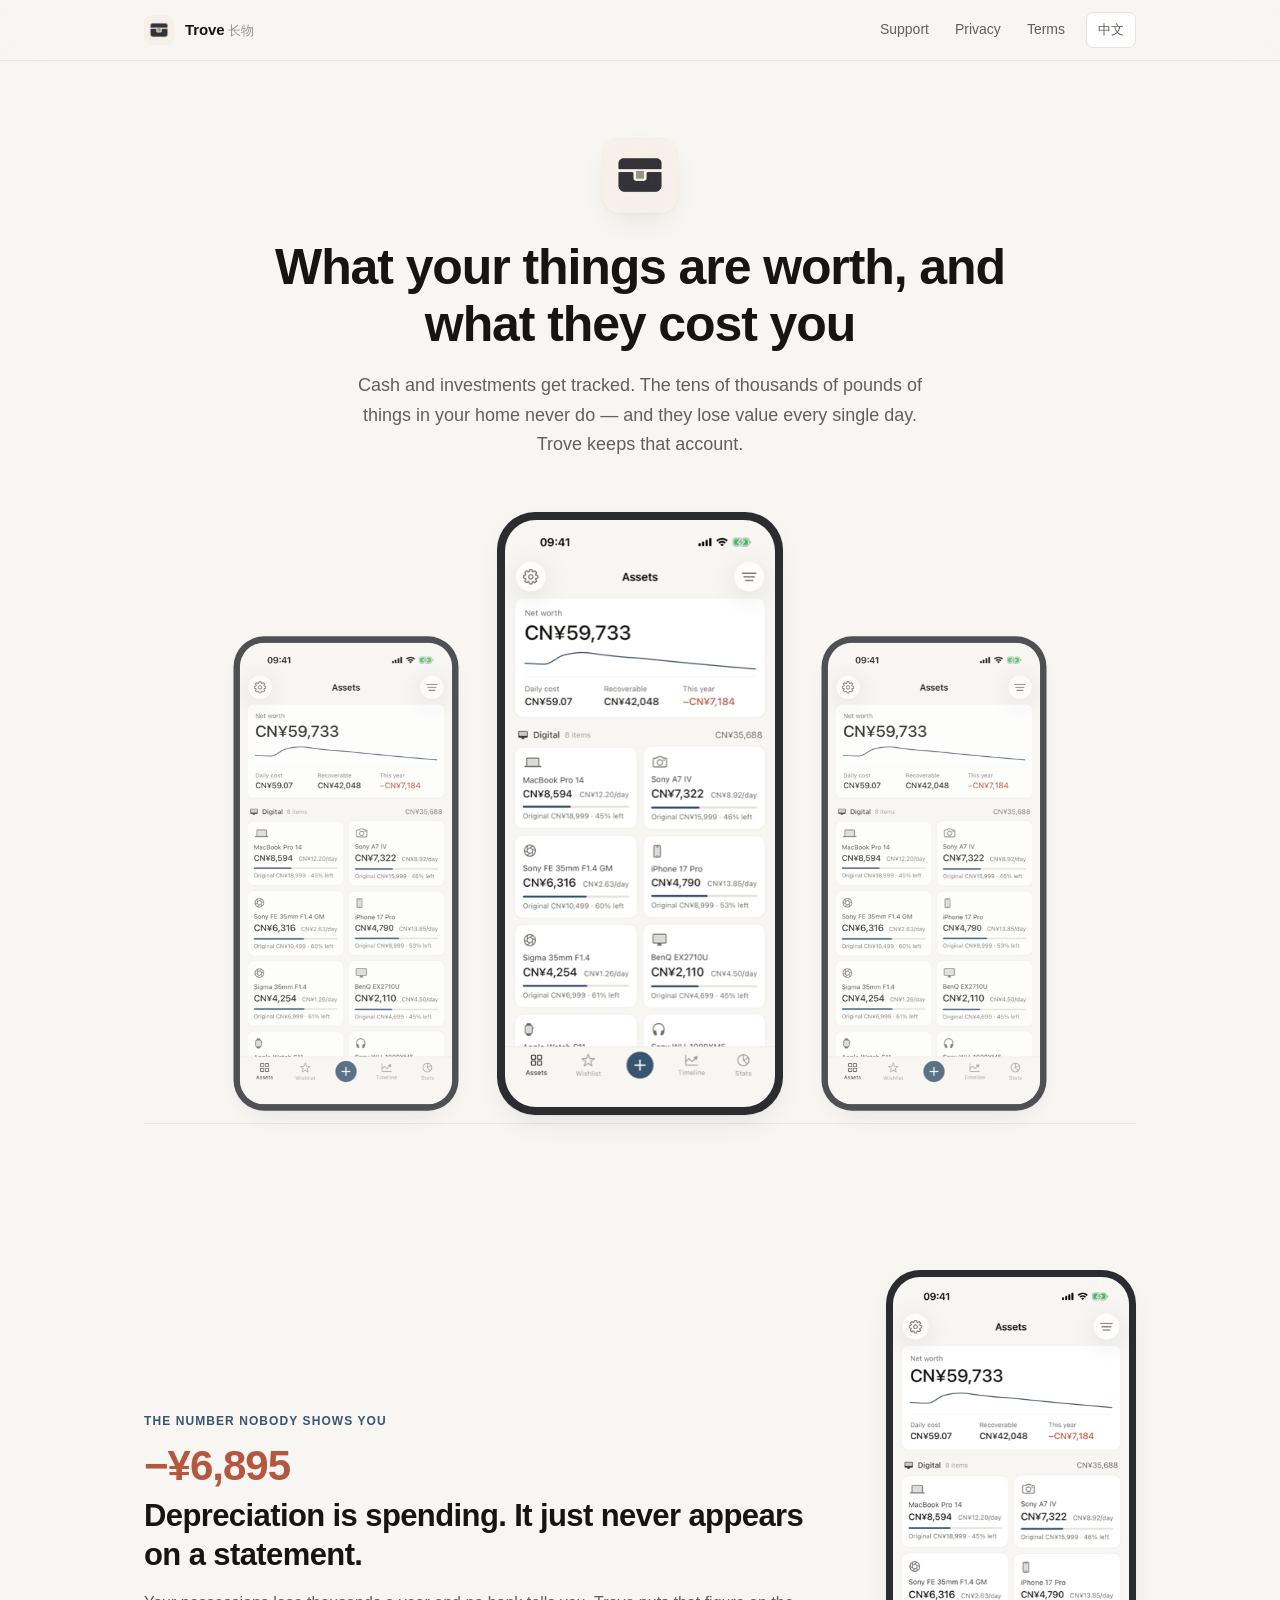
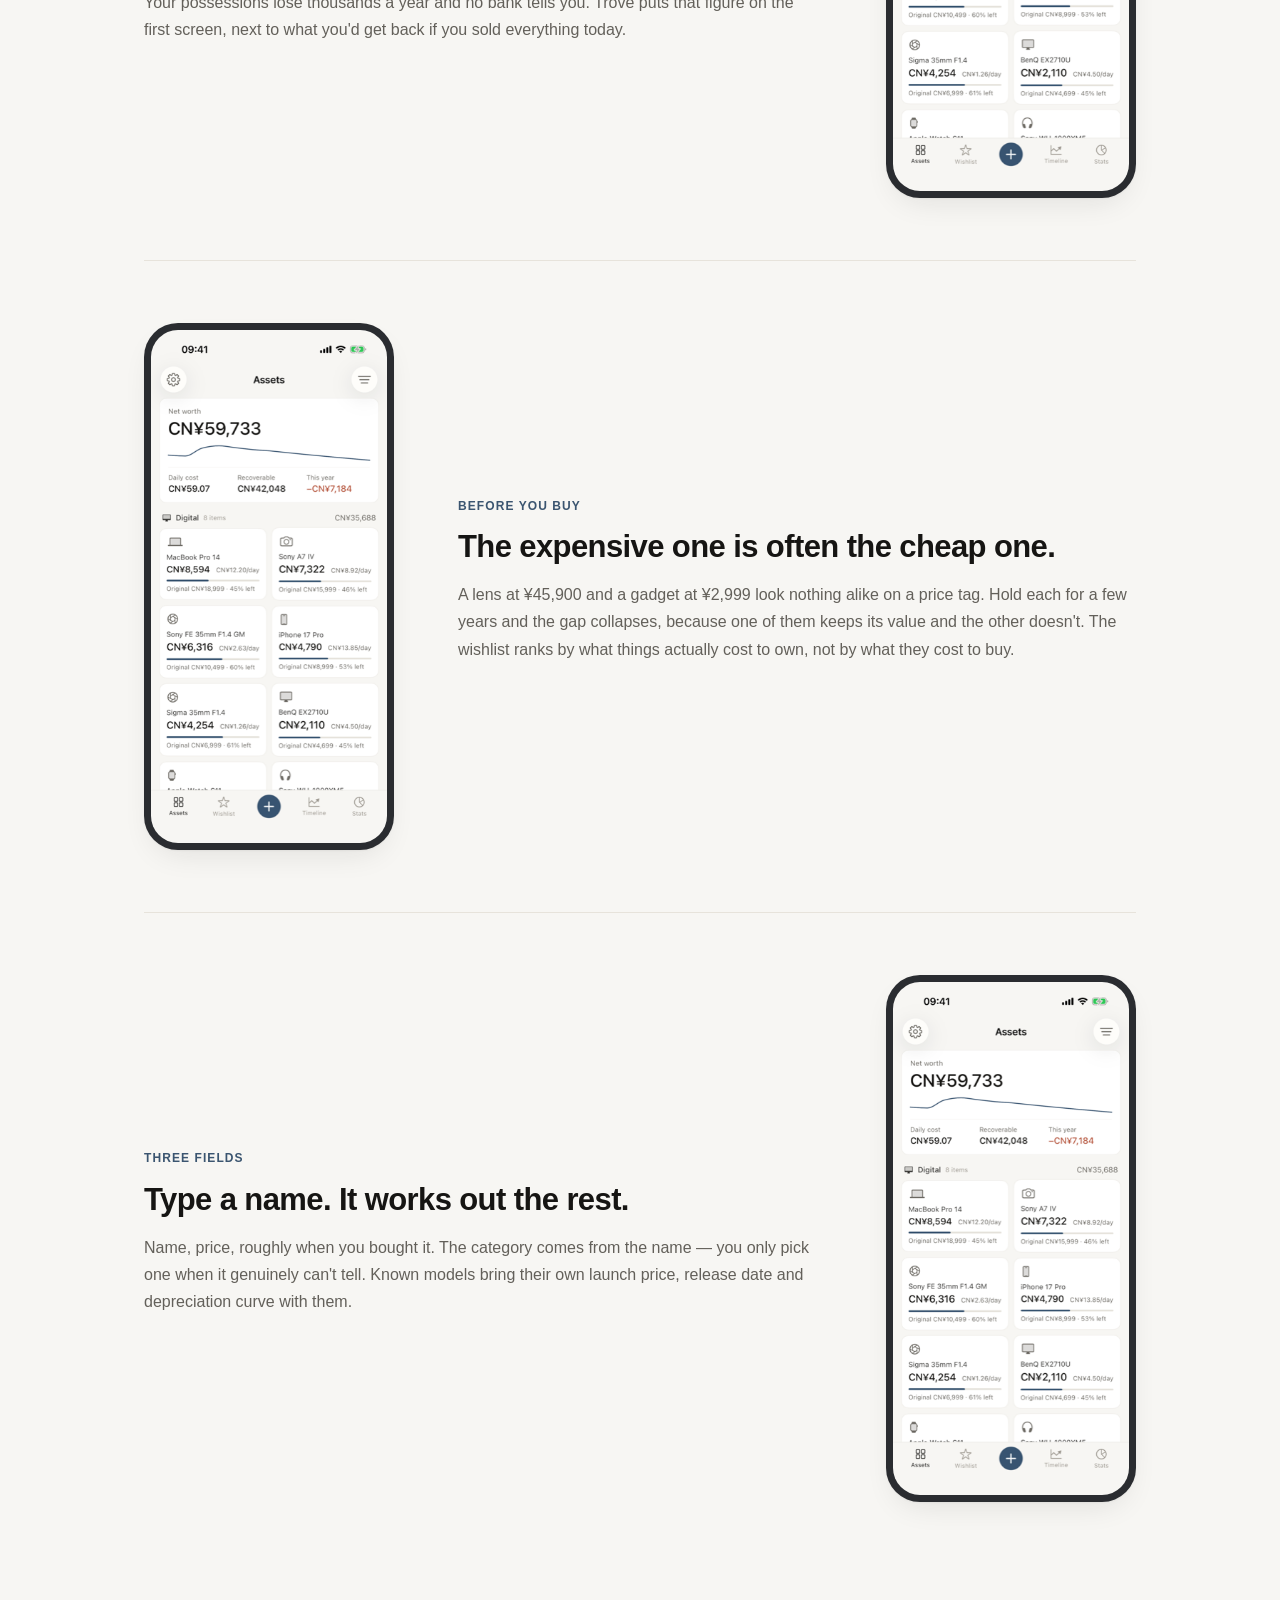
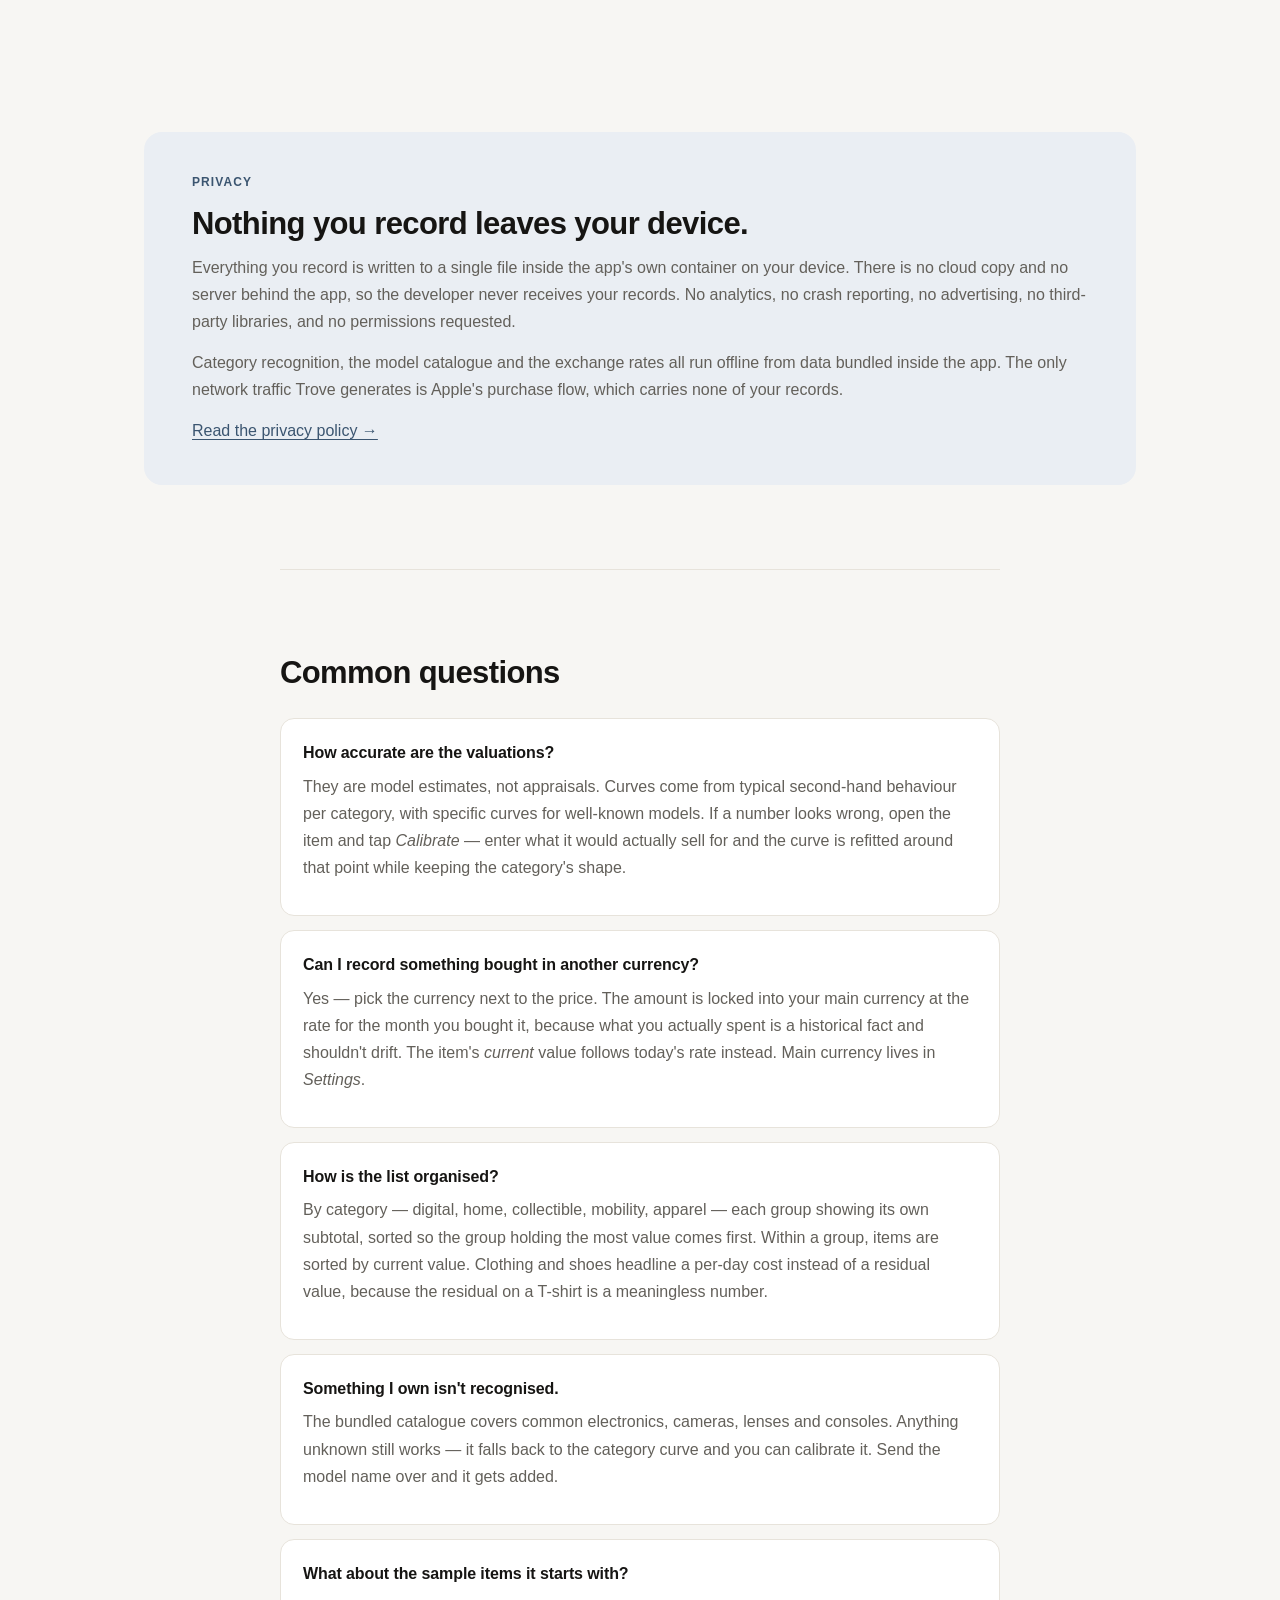
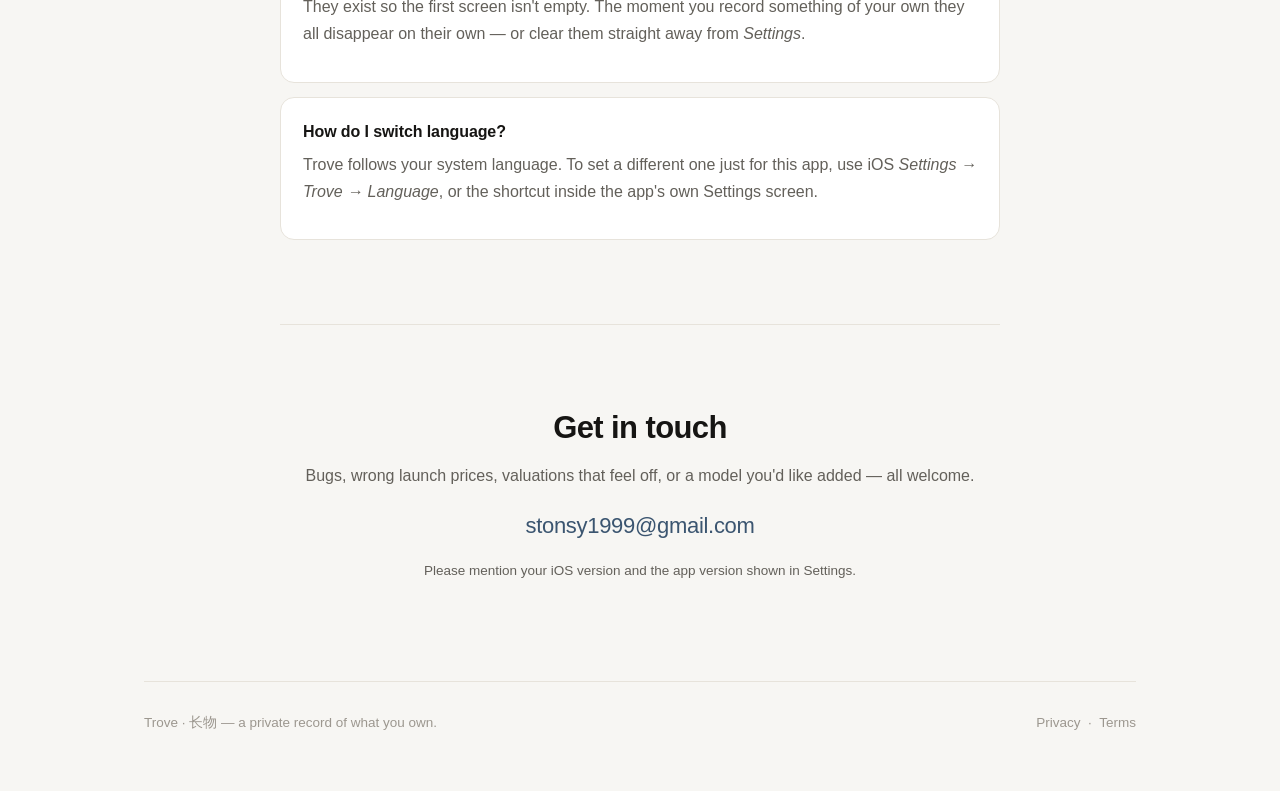
<file: index.html>
<!doctype html>
<html data-lang="en">
<head>
<meta charset="utf-8">
<meta name="viewport" content="width=device-width, initial-scale=1">
<title>Trove 长物 — what your things are worth</title>
<meta name="description" content="Trove (长物) — a private record of what you own, what it is still worth, and what it is quietly costing you. Everything stays on your device.">
<meta property="og:title" content="Trove 长物">
<meta property="og:description" content="What your things are worth, and what they cost you.">
<meta property="og:image" content="https://lei-xiong1999.github.io/trove-site/assets/icon.png">
<link rel="icon" href="assets/icon.png">
<link rel="stylesheet" href="assets/style.css">
<script src="assets/lang.js"></script>
</head>
<body>

<div class="top"><div class="wrap">
  <a class="brand" href="index.html">
    <img src="assets/icon.png" alt="">
    <span><b>Trove</b><i>长物</i></span>
  </a>
  <nav>
    <a href="support.html" lang="en">Support</a><a href="support.html" lang="zh">支持</a>
    <a href="privacy.html" lang="en">Privacy</a><a href="privacy.html" lang="zh">隐私</a>
    <a href="terms.html" lang="en">Terms</a><a href="terms.html" lang="zh">条款</a>
    <button id="lang">中文</button>
  </nav>
</div></div>

<div class="wrap">

  <section class="hero">
    <img class="hero-icon" src="assets/icon.png" alt="Trove">
    <h1 lang="en">What your things are worth, and what they cost you</h1>
    <h1 lang="zh">你的物品还值多少，又在花掉你多少</h1>
    <p class="lead" lang="en">Cash and investments get tracked. The tens of thousands of pounds of things in your home never do — and they lose value every single day. Trove keeps that account.</p>
    <p class="lead" lang="zh">现金与投资有账可查，家中价值数万的物品却从无人记录，而它们每天都在贬值。长物负责记录这本账。</p>

    <div class="hero-stage">
      <div class="side" lang="en"><div class="phone"><img src="assets/shots/en-wish.png" alt=""></div></div>
      <div class="side" lang="zh"><div class="phone"><img src="assets/shots/zh-wish.png" alt=""></div></div>

      <div lang="en"><div class="phone lg"><img src="assets/shots/en-assets.png" alt=""></div></div>
      <div lang="zh"><div class="phone lg"><img src="assets/shots/zh-assets.png" alt=""></div></div>

      <div class="side" lang="en"><div class="phone"><img src="assets/shots/en-stats.png" alt=""></div></div>
      <div class="side" lang="zh"><div class="phone"><img src="assets/shots/zh-stats.png" alt=""></div></div>
    </div>
  </section>

  <section class="rule">
    <div class="feature">
      <div class="copy">
        <p class="eyebrow" lang="en">The number nobody shows you</p>
        <p class="eyebrow" lang="zh">没有人给你看过的那个数</p>
        <p class="figure neg">−¥6,895</p>
        <h2 lang="en">Depreciation is spending. It just never appears on a statement.</h2>
        <h2 lang="zh">折旧就是支出，只是它从不出现在任何账单上。</h2>
        <p class="muted" lang="en">Your possessions lose thousands a year and no bank tells you. Trove puts that figure on the first screen, next to what you'd get back if you sold everything today.</p>
        <p class="muted" lang="zh">你的物品每年贬值数千元，没有任何一家银行会告知你。长物把这个数字放在首屏，紧邻的就是「当下全部出手可回收多少」。</p>
      </div>
      <div class="shot">
        <div lang="en"><div class="phone"><img src="assets/shots/en-stats.png" alt=""></div></div>
        <div lang="zh"><div class="phone"><img src="assets/shots/zh-stats.png" alt=""></div></div>
      </div>
    </div>

    <div class="feature flip">
      <div class="copy">
        <p class="eyebrow" lang="en">Before you buy</p>
        <p class="eyebrow" lang="zh">买之前</p>
        <h2 lang="en">The expensive one is often the cheap one.</h2>
        <h2 lang="zh">贵的那个，往往才是便宜的那个。</h2>
        <p class="muted" lang="en">A lens at ¥45,900 and a gadget at ¥2,999 look nothing alike on a price tag. Hold each for a few years and the gap collapses, because one of them keeps its value and the other doesn't. The wishlist ranks by what things actually cost to own, not by what they cost to buy.</p>
        <p class="muted" lang="zh">标价 ¥45,900 的镜头和 ¥2,999 的小家电，在价签上完全不是一个量级。各持有几年之后差距会大幅收窄——因为一个保值，一个不保值。心愿页按「真正的持有成本」排序，而不是按买入价。</p>
      </div>
      <div class="shot">
        <div lang="en"><div class="phone"><img src="assets/shots/en-wish.png" alt=""></div></div>
        <div lang="zh"><div class="phone"><img src="assets/shots/zh-wish.png" alt=""></div></div>
      </div>
    </div>

    <div class="feature">
      <div class="copy">
        <p class="eyebrow" lang="en">Three fields</p>
        <p class="eyebrow" lang="zh">三个字段</p>
        <h2 lang="en">Type a name. It works out the rest.</h2>
        <h2 lang="zh">填个名字，剩下的它自己算。</h2>
        <p class="muted" lang="en">Name, price, roughly when you bought it. The category comes from the name — you only pick one when it genuinely can't tell. Known models bring their own launch price, release date and depreciation curve with them.</p>
        <p class="muted" lang="zh">名称、价格、大概什么时候买的。类型由名称推断，只有真推不出来时才需要你挑一次。认识的型号会自己带上发售价、发售日期和专属的折旧曲线。</p>
      </div>
      <div class="shot">
        <div lang="en"><div class="phone"><img src="assets/shots/en-assets.png" alt=""></div></div>
        <div lang="zh"><div class="phone"><img src="assets/shots/zh-assets.png" alt=""></div></div>
      </div>
    </div>
  </section>

  <section>
    <div class="band">
      <p class="eyebrow" lang="en">Privacy</p>
      <p class="eyebrow" lang="zh">隐私</p>
      <h2 lang="en">Nothing you record leaves your device.</h2>
      <h2 lang="zh">你记录的任何内容都不会离开设备。</h2>
      <p class="muted" lang="en">Everything you record is written to a single file inside the app's own container on your device. There is no cloud copy and no server behind the app, so the developer never receives your records. No analytics, no crash reporting, no advertising, no third-party libraries, and no permissions requested.</p>
      <p class="muted" lang="zh">你记录的一切都写在设备上这个 app 自己的容器里的一个文件中。没有云端副本，app 背后也没有服务器，开发者拿不到你的记录。没有数据分析、没有崩溃上报、没有广告、没有第三方库，也不申请任何权限。</p>
      <p class="muted" lang="en">Category recognition, the model catalogue and the exchange rates all run offline from data bundled inside the app. The only network traffic Trove generates is Apple's purchase flow, which carries none of your records.</p>
      <p class="muted" lang="zh">品类识别、型号目录和汇率表全部离线运行，数据打包在 app 内部。长物产生的唯一网络流量是苹果的购买流程，那里面不含你的任何记录。</p>
      <p style="margin-bottom:0"><a href="privacy.html" lang="en">Read the privacy policy →</a><a href="privacy.html" lang="zh">阅读隐私政策 →</a></p>
    </div>
  </section>

  <section class="rule narrow" style="margin:0 auto">
    <h2 lang="en">Common questions</h2>
    <h2 lang="zh">常见问题</h2>

    <div class="grid" style="grid-template-columns:1fr; margin-top:26px">
      <div class="card">
        <h3 lang="en">How accurate are the valuations?</h3>
        <h3 lang="zh">估值准不准？</h3>
        <p class="muted" lang="en">They are model estimates, not appraisals. Curves come from typical second-hand behaviour per category, with specific curves for well-known models. If a number looks wrong, open the item and tap <em>Calibrate</em> — enter what it would actually sell for and the curve is refitted around that point while keeping the category's shape.</p>
        <p class="muted" lang="zh">它们是模型估算，不是专业评估。曲线基于各品类在二手市场的典型表现，知名型号还有各自的单品曲线。如果哪个数字看着不对，打开那件物品点<em>「校准」</em>——填入它实际能卖多少，曲线会围绕这个点重新拟合，同时保留品类原有的形状。</p>
      </div>
      <div class="card">
        <h3 lang="en">Can I record something bought in another currency?</h3>
        <h3 lang="zh">能记录以其他货币购入的物品吗？</h3>
        <p class="muted" lang="en">Yes — pick the currency next to the price. The amount is locked into your main currency at the rate for the month you bought it, because what you actually spent is a historical fact and shouldn't drift. The item's <em>current</em> value follows today's rate instead. Main currency lives in <em>Settings</em>.</p>
        <p class="muted" lang="zh">可以——在价格旁边选货币即可。这笔金额按你买入那个月份的汇率锁定到主货币，因为「当时花了多少」是历史事实，不该随汇率漂移。而这件物品的<em>当前</em>价值走的是今天的汇率。主货币在<em>「设置」</em>里改。</p>
      </div>
      <div class="card">
        <h3 lang="en">How is the list organised?</h3>
        <h3 lang="zh">列表是怎么组织的？</h3>
        <p class="muted" lang="en">By category — digital, home, collectible, mobility, apparel — each group showing its own subtotal, sorted so the group holding the most value comes first. Within a group, items are sorted by current value. Clothing and shoes headline a per-day cost instead of a residual value, because the residual on a T-shirt is a meaningless number.</p>
        <p class="muted" lang="zh">按大类分区——数码影像、家居家电、收藏保值、出行运动、衣着——每组带自己的小计，价值最高的组排在最前面。组内按当前价值排序。衣物和鞋履的主指标是日均成本而不是剩余价值，因为一件 T 恤的「残值」是个没有意义的数字。</p>
      </div>
      <div class="card">
        <h3 lang="en">Something I own isn't recognised.</h3>
        <h3 lang="zh">有一件物品没有被识别出来。</h3>
        <p class="muted" lang="en">The bundled catalogue covers common electronics, cameras, lenses and consoles. Anything unknown still works — it falls back to the category curve and you can calibrate it. Send the model name over and it gets added.</p>
        <p class="muted" lang="zh">内置目录覆盖常见的数码、相机、镜头和游戏机。没收录的照样能用——会回落到品类曲线，也可以自己校准。把型号名发过来就能加进去。</p>
      </div>
      <div class="card">
        <h3 lang="en">What about the sample items it starts with?</h3>
        <h3 lang="zh">一开始那些示例物品怎么办？</h3>
        <p class="muted" lang="en">They exist so the first screen isn't empty. The moment you record something of your own they all disappear on their own — or clear them straight away from <em>Settings</em>.</p>
        <p class="muted" lang="zh">它们的存在只是为了让第一屏不至于是空的。记录第一件属于你的物品后，示例会自动清除；也可在<em>「设置」</em>中直接清除。</p>
      </div>
      <div class="card">
        <h3 lang="en">How do I switch language?</h3>
        <h3 lang="zh">怎么切换语言？</h3>
        <p class="muted" lang="en">Trove follows your system language. To set a different one just for this app, use iOS <em>Settings → Trove → Language</em>, or the shortcut inside the app's own Settings screen.</p>
        <p class="muted" lang="zh">长物跟随系统语言。想单独给这个 app 指定语言，去 iOS 的<em>「设置 → 长物 → 语言」</em>，或者用 app 设置页里的快捷入口。</p>
      </div>
    </div>
  </section>

  <section class="rule narrow" style="margin:0 auto; text-align:center">
    <h2 lang="en">Get in touch</h2>
    <h2 lang="zh">联系</h2>
    <p class="muted" lang="en">Bugs, wrong launch prices, valuations that feel off, or a model you'd like added — all welcome.</p>
    <p class="muted" lang="zh">Bug、发售价写错了、估值感觉不对、想加某个型号——都欢迎。</p>
    <a class="mail" href="mailto:stonsy1999@gmail.com">stonsy1999@gmail.com</a>
    <p class="muted" style="font-size:13.5px; margin-top:16px" lang="en">Please mention your iOS version and the app version shown in Settings.</p>
    <p class="muted" style="font-size:13.5px; margin-top:16px" lang="zh">麻烦附上你的 iOS 版本，以及设置页里显示的 app 版本号。</p>
  </section>

  <footer>
    <span lang="en">Trove · 长物 — a private record of what you own.</span>
    <span lang="zh">长物 · Trove — 一份只属于你自己的物品账。</span>
    <span>
      <a href="privacy.html" lang="en">Privacy</a><a href="privacy.html" lang="zh">隐私政策</a>
      &nbsp;·&nbsp;
      <a href="terms.html" lang="en">Terms</a><a href="terms.html" lang="zh">使用条款</a>
    </span>
  </footer>

</div>
</body>
</html>
</file>
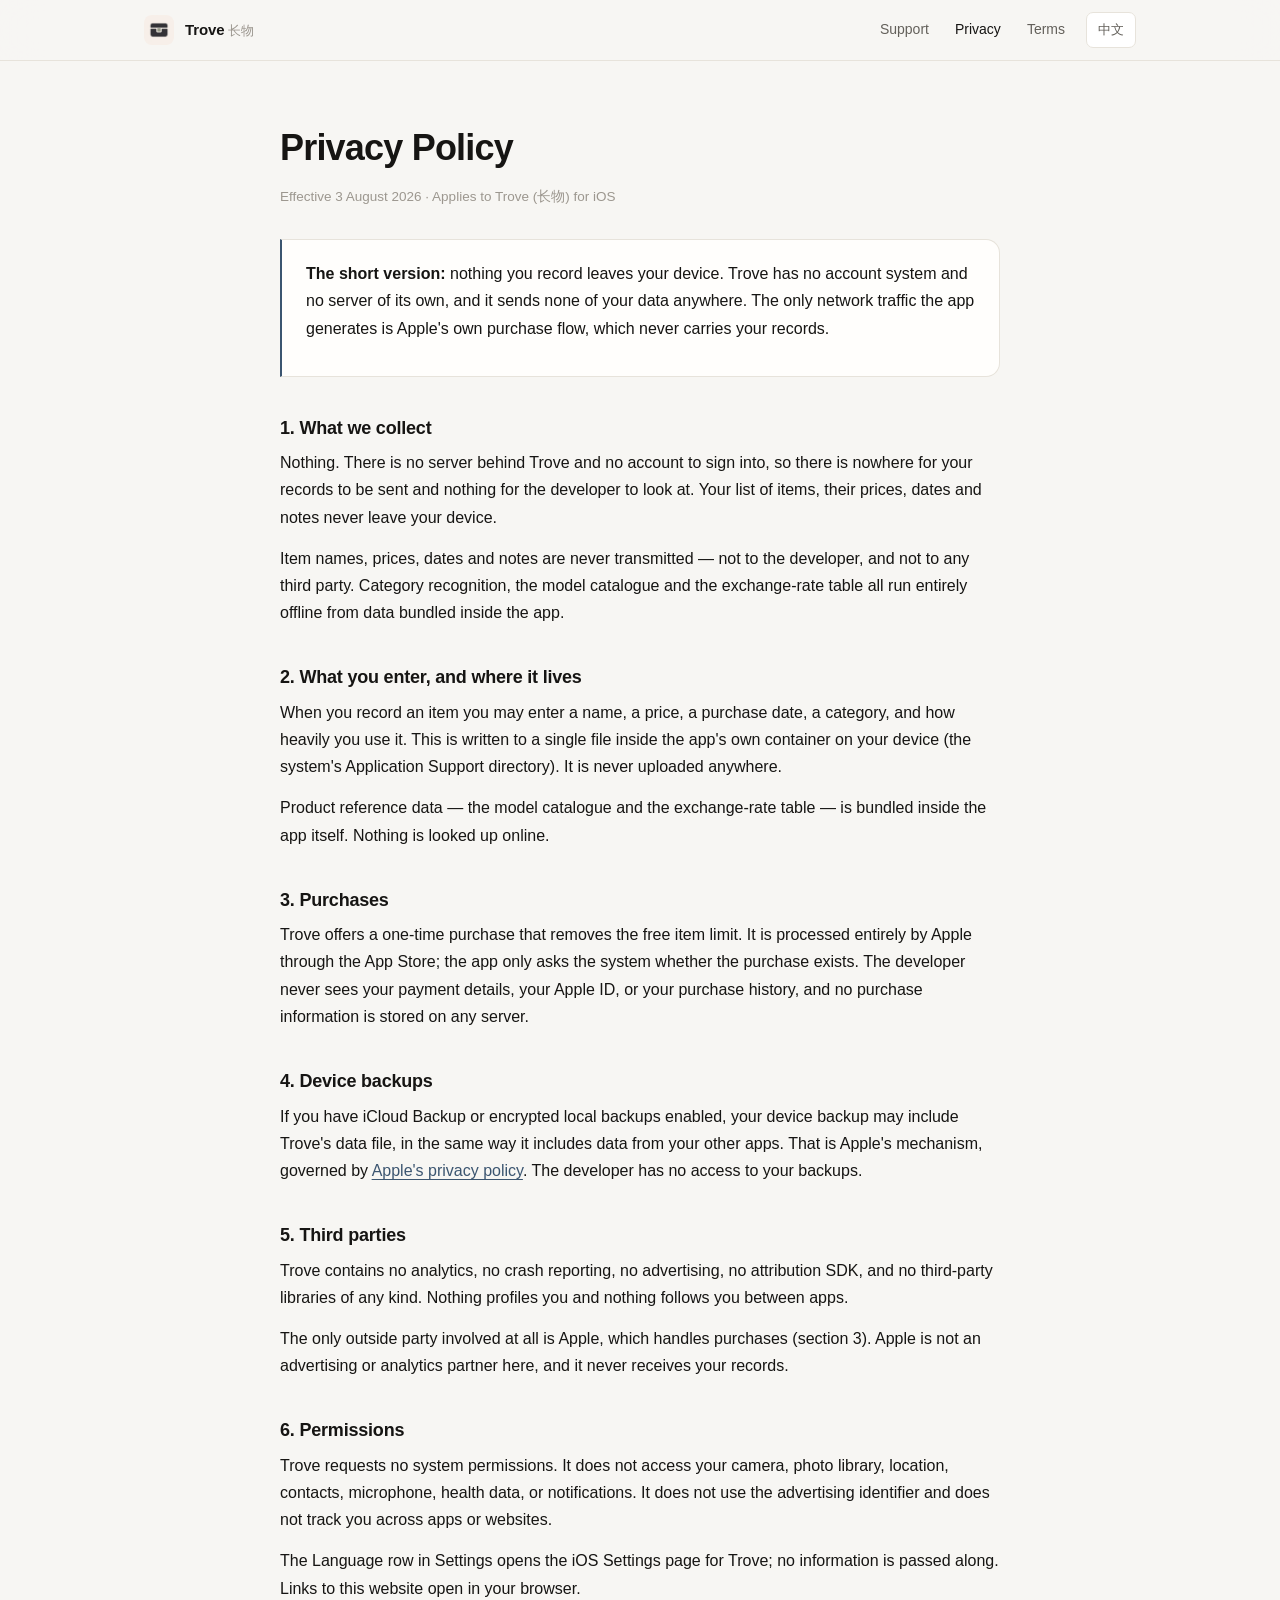
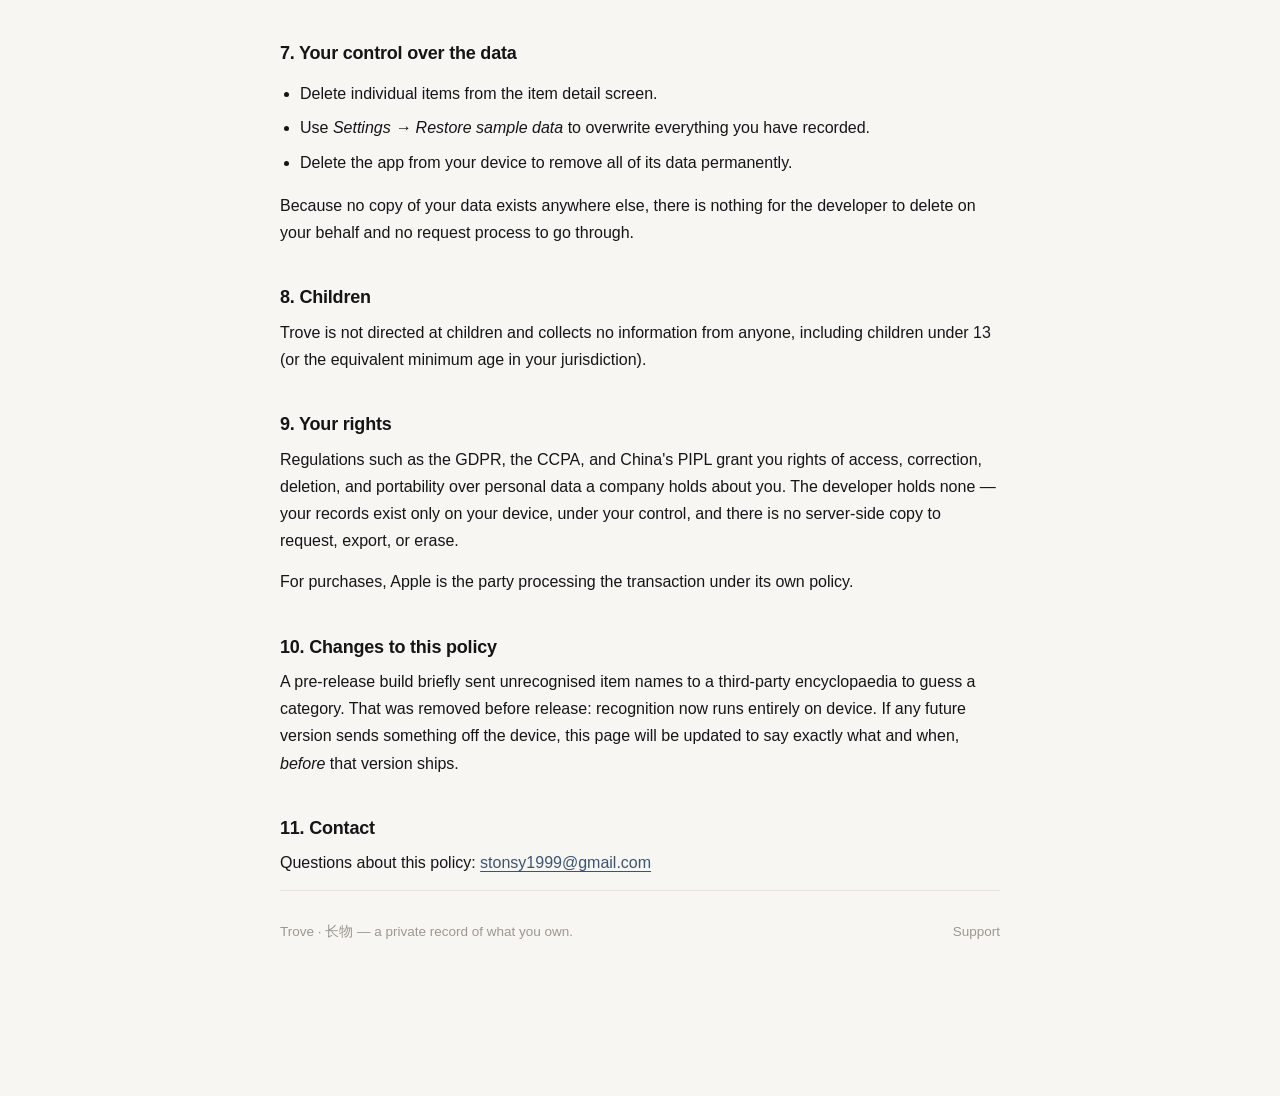
<file: privacy.html>
<!doctype html>
<html data-lang="en">
<head>
<meta charset="utf-8">
<meta name="viewport" content="width=device-width, initial-scale=1">
<title>Privacy Policy · Trove 长物</title>
<link rel="icon" href="assets/icon.png">
<link rel="stylesheet" href="assets/style.css">
<script src="assets/lang.js"></script>
</head>
<body>
<div class="top"><div class="wrap">
  <a class="brand" href="index.html">
    <img src="assets/icon.png" alt="">
    <span><b>Trove</b><i>长物</i></span>
  </a>
  <nav>
    <a href="support.html" lang="en">Support</a><a href="support.html" lang="zh">支持</a>
    <a href="privacy.html" aria-current="page" lang="en">Privacy</a><a href="privacy.html" aria-current="page" lang="zh">隐私</a>
    <a href="terms.html" lang="en">Terms</a><a href="terms.html" lang="zh">条款</a>
    <button id="lang">中文</button>
  </nav>
</div></div>

<div class="wrap narrow doc">

<h1 lang="en">Privacy Policy</h1>
<h1 lang="zh">隐私政策</h1>
<p class="meta" lang="en">Effective 3 August 2026 · Applies to Trove (长物) for iOS</p>
<p class="meta" lang="zh">生效日期 2026 年 8 月 3 日 · 适用于 iOS 版长物（Trove）</p>

<div class="summary">
  <p lang="en"><strong>The short version:</strong> nothing you record leaves your device. Trove has no account system and no server of its own, and it sends none of your data anywhere. The only network traffic the app generates is Apple's own purchase flow, which never carries your records.</p>
  <p lang="zh"><strong>一句话版本：</strong>你记录的任何内容都不会离开你的设备。长物没有账号系统，也没有自己的服务器，不向任何地方发送你的数据。app 产生的唯一网络流量是苹果自己的购买流程，那里面不含你的任何记录。</p>
</div>

<h2 lang="en">1. What we collect</h2>
<h2 lang="zh">一、我们收集什么</h2>
<p lang="en">Nothing. There is no server behind Trove and no account to sign into, so there is nowhere for your records to be sent and nothing for the developer to look at. Your list of items, their prices, dates and notes never leave your device.</p>
<p lang="zh">什么都不收集。长物背后没有服务器，也没有账号可登录，所以你的记录无处可发，开发者也无从查看。你的物品清单、价格、日期和备注都不会离开你的设备。</p>
<p lang="en">Item names, prices, dates and notes are never transmitted — not to the developer, and not to any third party. Category recognition, the model catalogue and the exchange-rate table all run entirely offline from data bundled inside the app.</p>
<p lang="zh">物品名称、价格、日期和备注从不被传输——不发给开发者，也不发给任何第三方。品类识别、型号目录和汇率表全部离线运行，数据打包在 app 内部。</p>

<h2 lang="en">2. What you enter, and where it lives</h2>
<h2 lang="zh">二、你输入的内容存在哪里</h2>
<p lang="en">When you record an item you may enter a name, a price, a purchase date, a category, and how heavily you use it. This is written to a single file inside the app's own container on your device (the system's Application Support directory). It is never uploaded anywhere.</p>
<p lang="zh">你记录一件物品时，可能会输入名称、价格、购买日期、类型和使用强度。这些内容会写入设备上属于这个 app 的容器里的一个文件（系统的 Application Support 目录）。它不会被上传到任何地方。</p>
<p lang="en">Product reference data — the model catalogue and the exchange-rate table — is bundled inside the app itself. Nothing is looked up online.</p>
<p lang="zh">参考数据——型号目录和汇率表——是打包在 app 内部的，不会向网络查询任何内容。</p>

<h2 lang="en">3. Purchases</h2>
<h2 lang="zh">三、购买</h2>
<p lang="en">Trove offers a one-time purchase that removes the free item limit. It is processed entirely by Apple through the App Store; the app only asks the system whether the purchase exists. The developer never sees your payment details, your Apple ID, or your purchase history, and no purchase information is stored on any server.</p>
<p lang="zh">长物提供一次性内购以解除免费额度限制。整个流程由苹果通过 App Store 处理，app 只向系统查询「这笔购买是否存在」。开发者看不到你的支付信息、Apple ID 或购买记录，也没有任何服务器保存购买信息。</p>

<h2 lang="en">4. Device backups</h2>
<h2 lang="zh">四、设备备份</h2>
<p lang="en">If you have iCloud Backup or encrypted local backups enabled, your device backup may include Trove's data file, in the same way it includes data from your other apps. That is Apple's mechanism, governed by <a href="https://www.apple.com/legal/privacy/">Apple's privacy policy</a>. The developer has no access to your backups.</p>
<p lang="zh">如果你开启了 iCloud 备份或加密的本地备份，设备备份中可能包含长物的数据文件——和你其他 app 的数据一样。这是苹果的机制，适用<a href="https://www.apple.com/legal/privacy/">苹果的隐私政策</a>。开发者无法访问你的备份。</p>

<h2 lang="en">5. Third parties</h2>
<h2 lang="zh">五、第三方</h2>
<p lang="en">Trove contains no analytics, no crash reporting, no advertising, no attribution SDK, and no third-party libraries of any kind. Nothing profiles you and nothing follows you between apps.</p>
<p lang="zh">长物里没有数据分析、没有崩溃上报、没有广告、没有归因 SDK，也没有任何第三方库。不存在任何用户画像，也不会跨 app 追踪你。</p>
<p lang="en">The only outside party involved at all is Apple, which handles purchases (section 3). Apple is not an advertising or analytics partner here, and it never receives your records.</p>
<p lang="zh">全部涉及的外部方只有苹果一个，负责处理购买（第三节）。它在这里不是广告或分析伙伴，也拿不到你的任何记录。</p>

<h2 lang="en">6. Permissions</h2>
<h2 lang="zh">六、权限</h2>
<p lang="en">Trove requests no system permissions. It does not access your camera, photo library, location, contacts, microphone, health data, or notifications. It does not use the advertising identifier and does not track you across apps or websites.</p>
<p lang="zh">长物不申请任何系统权限。它不访问你的相机、相册、定位、通讯录、麦克风、健康数据或通知。它不使用广告标识符，也不会跨 app 或网站追踪你。</p>
<p lang="en">The Language row in Settings opens the iOS Settings page for Trove; no information is passed along. Links to this website open in your browser.</p>
<p lang="zh">设置页的「语言」一行会跳到 iOS 系统设置中长物的页面，这个过程不传递任何信息。指向本网站的链接会在浏览器中打开。</p>

<h2 lang="en">7. Your control over the data</h2>
<h2 lang="zh">七、你对数据的控制</h2>
<ul lang="en">
  <li>Delete individual items from the item detail screen.</li>
  <li>Use <em>Settings → Restore sample data</em> to overwrite everything you have recorded.</li>
  <li>Delete the app from your device to remove all of its data permanently.</li>
</ul>
<ul lang="zh">
  <li>在物品详情页删除单件物品。</li>
  <li>用<em>「设置 → 恢复示例数据」</em>覆盖掉你记录的全部内容。</li>
  <li>从设备上删除 app，即可永久清除它的所有数据。</li>
</ul>
<p lang="en">Because no copy of your data exists anywhere else, there is nothing for the developer to delete on your behalf and no request process to go through.</p>
<p lang="zh">由于你的数据在别处不存在任何副本，开发者无从代为删除，你也无需走任何申请流程。</p>

<h2 lang="en">8. Children</h2>
<h2 lang="zh">八、儿童</h2>
<p lang="en">Trove is not directed at children and collects no information from anyone, including children under 13 (or the equivalent minimum age in your jurisdiction).</p>
<p lang="zh">长物不面向儿童，也不从任何人收集信息——包括 13 岁以下（或你所在地区规定的相应年龄）的儿童。</p>

<h2 lang="en">9. Your rights</h2>
<h2 lang="zh">九、你的权利</h2>
<p lang="en">Regulations such as the GDPR, the CCPA, and China's PIPL grant you rights of access, correction, deletion, and portability over personal data a company holds about you. The developer holds none — your records exist only on your device, under your control, and there is no server-side copy to request, export, or erase.</p>
<p lang="zh">GDPR、CCPA、中国《个人信息保护法》等法规赋予你对企业所持个人数据的访问、更正、删除和可携带权。开发者不持有任何这类数据——你的记录只存在于你自己的设备上、由你掌控，不存在任何服务器端副本可供调取、导出或删除。</p>
<p lang="en">For purchases, Apple is the party processing the transaction under its own policy.</p>
<p lang="zh">对于购买，处理交易的一方是苹果，适用其自身政策。</p>

<h2 lang="en">10. Changes to this policy</h2>
<h2 lang="zh">十、政策变更</h2>
<p lang="en">A pre-release build briefly sent unrecognised item names to a third-party encyclopaedia to guess a category. That was removed before release: recognition now runs entirely on device. If any future version sends something off the device, this page will be updated to say exactly what and when, <em>before</em> that version ships.</p>
<p lang="zh">有一个未发布的开发版本曾经把认不出的物品名称发给第三方百科去猜品类。该功能在发布前已被移除，识别现在完全在设备上完成。若未来某个版本会将任何数据发送出设备，本页将在该版本发布<em>之前</em>写明发送的内容与时机。</p>

<h2 lang="en">11. Contact</h2>
<h2 lang="zh">十一、联系方式</h2>
<p lang="en">Questions about this policy: <a href="mailto:stonsy1999@gmail.com">stonsy1999@gmail.com</a></p>
<p lang="zh">对本政策有疑问：<a href="mailto:stonsy1999@gmail.com">stonsy1999@gmail.com</a></p>

<footer>
  <span lang="en">Trove · 长物 — a private record of what you own.</span>
  <span lang="zh">长物 · Trove — 一份只属于你自己的物品账。</span>
  <span><a href="support.html" lang="en">Support</a><a href="support.html" lang="zh">支持</a></span>
</footer>

</div>
</body>
</html>
</file>
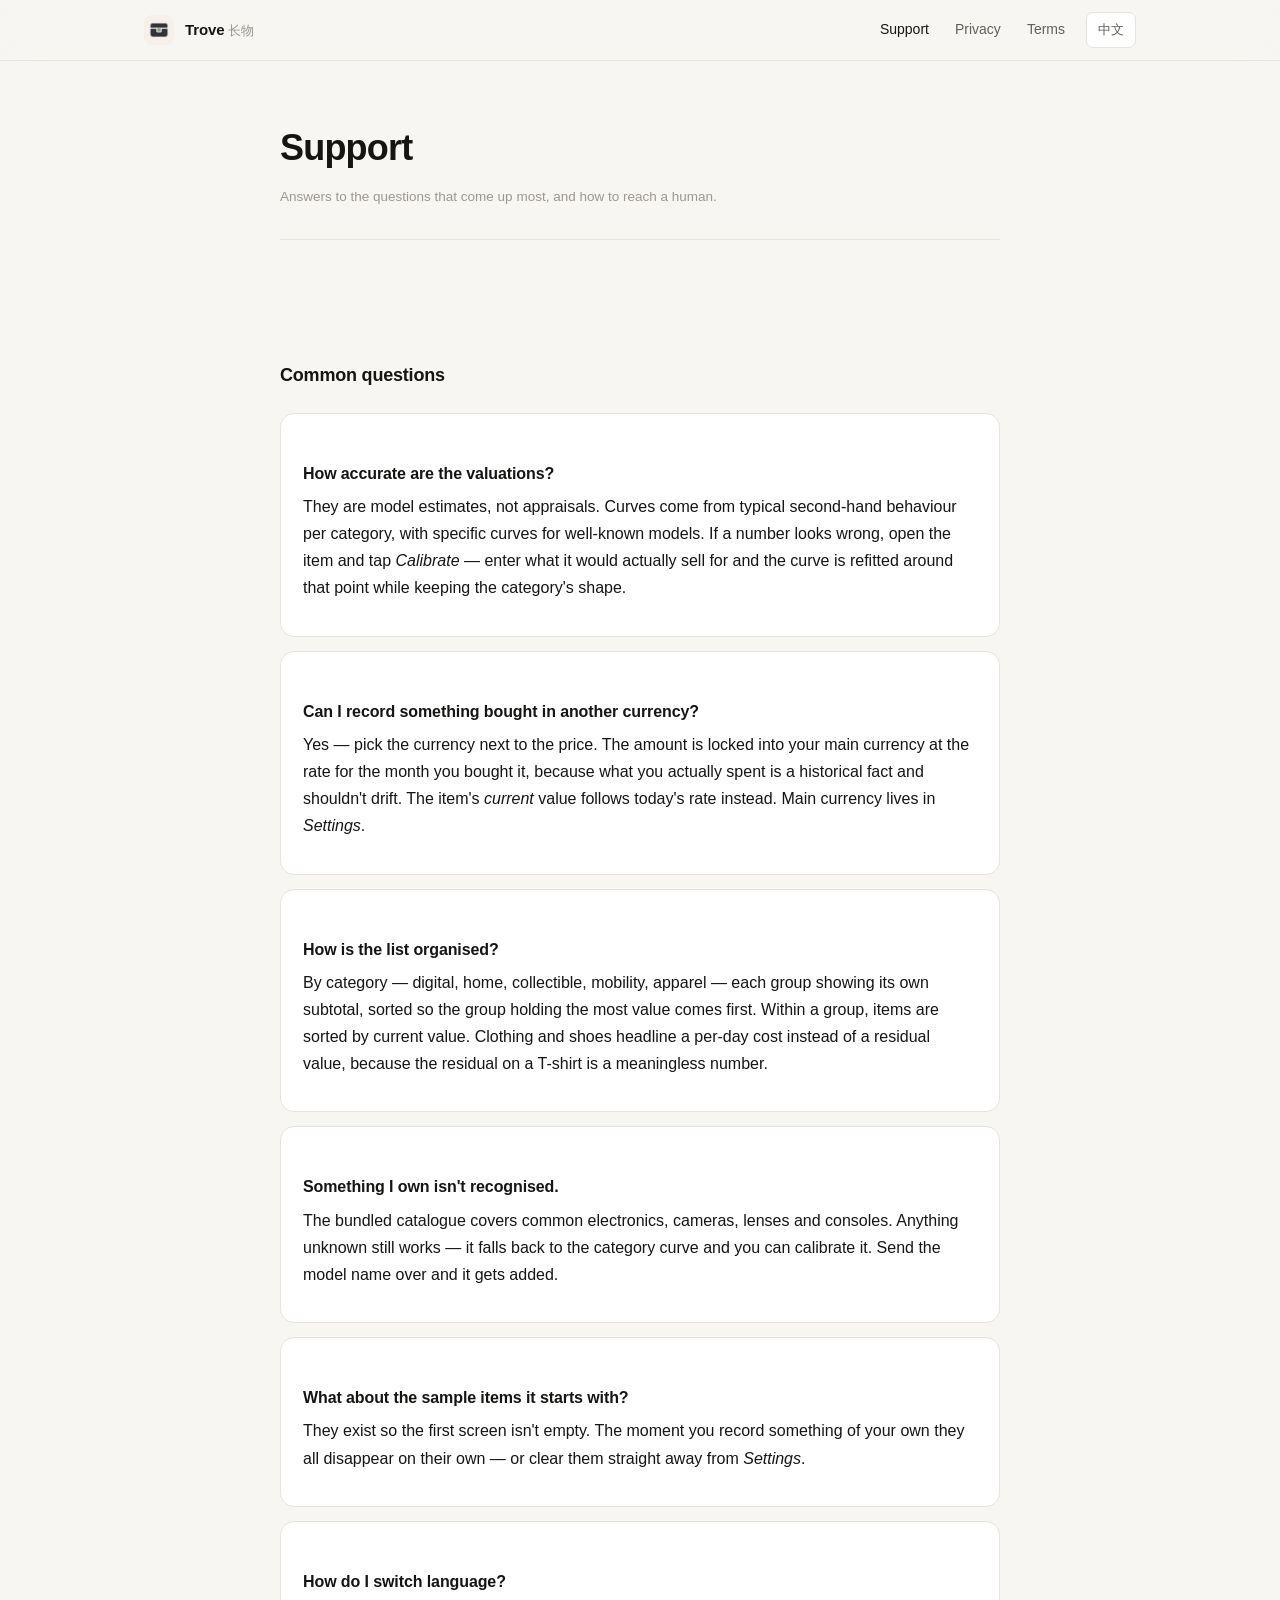
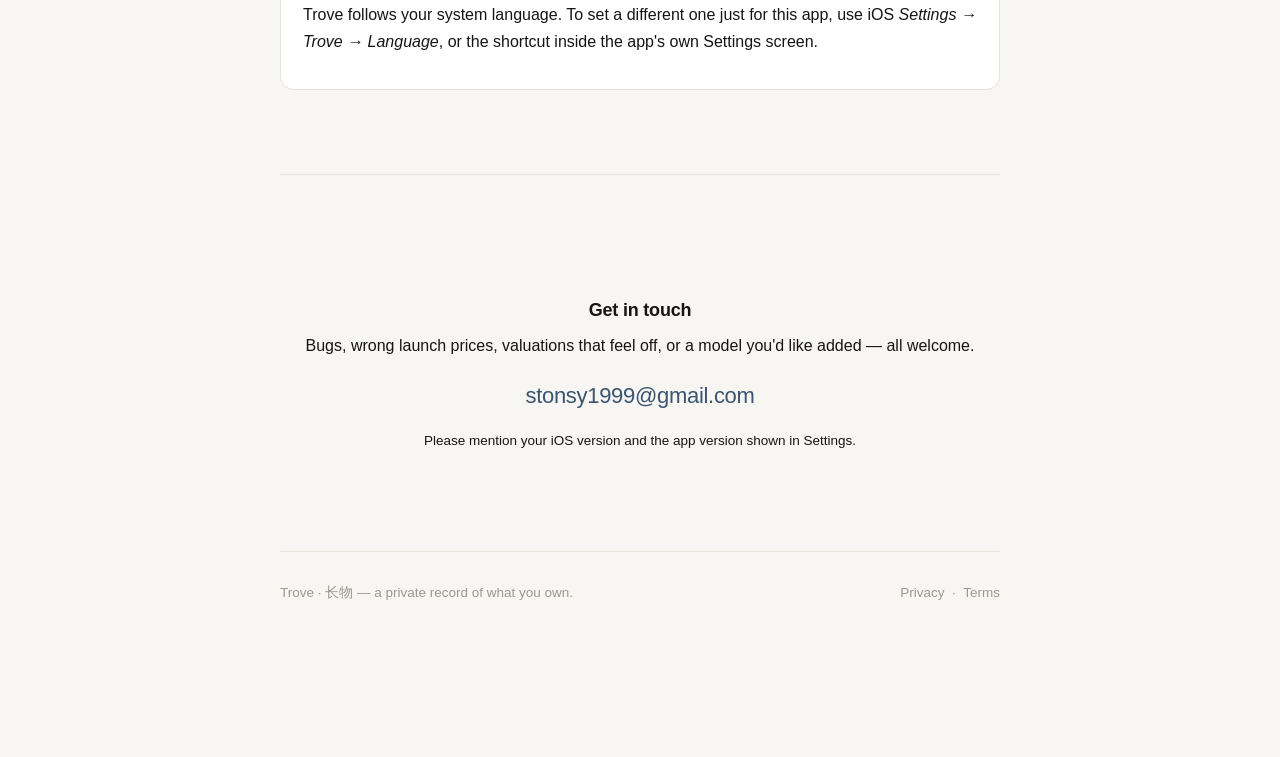
<file: support.html>
<!doctype html>
<html data-lang="en">
<head>
<meta charset="utf-8">
<meta name="viewport" content="width=device-width, initial-scale=1">
<title>Support · Trove 长物</title>
<link rel="icon" href="assets/icon.png">
<link rel="stylesheet" href="assets/style.css">
<script src="assets/lang.js"></script>
</head>
<body>

<div class="top"><div class="wrap">
  <a class="brand" href="index.html">
    <img src="assets/icon.png" alt="">
    <span><b>Trove</b><i>长物</i></span>
  </a>
  <nav>
    <a href="support.html" aria-current="page" lang="en">Support</a><a href="support.html" aria-current="page" lang="zh">支持</a>
    <a href="privacy.html" lang="en">Privacy</a><a href="privacy.html" lang="zh">隐私</a>
    <a href="terms.html" lang="en">Terms</a><a href="terms.html" lang="zh">条款</a>
    <button id="lang">中文</button>
  </nav>
</div></div>

<div class="wrap narrow doc">
  <h1 lang="en">Support</h1>
  <h1 lang="zh">支持</h1>
  <p class="meta" lang="en">Answers to the questions that come up most, and how to reach a human.</p>
  <p class="meta" lang="zh">最常被问到的几个问题，以及怎么找到活人。</p>

  <section class="rule narrow" style="margin:0 auto">
    <h2 lang="en">Common questions</h2>
    <h2 lang="zh">常见问题</h2>

    <div class="grid" style="grid-template-columns:1fr; margin-top:26px">
      <div class="card">
        <h3 lang="en">How accurate are the valuations?</h3>
        <h3 lang="zh">估值准不准？</h3>
        <p class="muted" lang="en">They are model estimates, not appraisals. Curves come from typical second-hand behaviour per category, with specific curves for well-known models. If a number looks wrong, open the item and tap <em>Calibrate</em> — enter what it would actually sell for and the curve is refitted around that point while keeping the category's shape.</p>
        <p class="muted" lang="zh">它们是模型估算，不是专业评估。曲线基于各品类在二手市场的典型表现，知名型号还有各自的单品曲线。如果哪个数字看着不对，打开那件物品点<em>「校准」</em>——填入它实际能卖多少，曲线会围绕这个点重新拟合，同时保留品类原有的形状。</p>
      </div>
      <div class="card">
        <h3 lang="en">Can I record something bought in another currency?</h3>
        <h3 lang="zh">能记录以其他货币购入的物品吗？</h3>
        <p class="muted" lang="en">Yes — pick the currency next to the price. The amount is locked into your main currency at the rate for the month you bought it, because what you actually spent is a historical fact and shouldn't drift. The item's <em>current</em> value follows today's rate instead. Main currency lives in <em>Settings</em>.</p>
        <p class="muted" lang="zh">可以——在价格旁边选货币即可。这笔金额按你买入那个月份的汇率锁定到主货币，因为「当时花了多少」是历史事实，不该随汇率漂移。而这件物品的<em>当前</em>价值走的是今天的汇率。主货币在<em>「设置」</em>里改。</p>
      </div>
      <div class="card">
        <h3 lang="en">How is the list organised?</h3>
        <h3 lang="zh">列表是怎么组织的？</h3>
        <p class="muted" lang="en">By category — digital, home, collectible, mobility, apparel — each group showing its own subtotal, sorted so the group holding the most value comes first. Within a group, items are sorted by current value. Clothing and shoes headline a per-day cost instead of a residual value, because the residual on a T-shirt is a meaningless number.</p>
        <p class="muted" lang="zh">按大类分区——数码影像、家居家电、收藏保值、出行运动、衣着——每组带自己的小计，价值最高的组排在最前面。组内按当前价值排序。衣物和鞋履的主指标是日均成本而不是剩余价值，因为一件 T 恤的「残值」是个没有意义的数字。</p>
      </div>
      <div class="card">
        <h3 lang="en">Something I own isn't recognised.</h3>
        <h3 lang="zh">有一件物品没有被识别出来。</h3>
        <p class="muted" lang="en">The bundled catalogue covers common electronics, cameras, lenses and consoles. Anything unknown still works — it falls back to the category curve and you can calibrate it. Send the model name over and it gets added.</p>
        <p class="muted" lang="zh">内置目录覆盖常见的数码、相机、镜头和游戏机。没收录的照样能用——会回落到品类曲线，也可以自己校准。把型号名发过来就能加进去。</p>
      </div>
      <div class="card">
        <h3 lang="en">What about the sample items it starts with?</h3>
        <h3 lang="zh">一开始那些示例物品怎么办？</h3>
        <p class="muted" lang="en">They exist so the first screen isn't empty. The moment you record something of your own they all disappear on their own — or clear them straight away from <em>Settings</em>.</p>
        <p class="muted" lang="zh">它们的存在只是为了让第一屏不至于是空的。记录第一件属于你的物品后，示例会自动清除；也可在<em>「设置」</em>中直接清除。</p>
      </div>
      <div class="card">
        <h3 lang="en">How do I switch language?</h3>
        <h3 lang="zh">怎么切换语言？</h3>
        <p class="muted" lang="en">Trove follows your system language. To set a different one just for this app, use iOS <em>Settings → Trove → Language</em>, or the shortcut inside the app's own Settings screen.</p>
        <p class="muted" lang="zh">长物跟随系统语言。想单独给这个 app 指定语言，去 iOS 的<em>「设置 → 长物 → 语言」</em>，或者用 app 设置页里的快捷入口。</p>
      </div>
    </div>
  </section>

  <section class="rule narrow" style="margin:0 auto; text-align:center">
    <h2 lang="en">Get in touch</h2>
    <h2 lang="zh">联系</h2>
    <p class="muted" lang="en">Bugs, wrong launch prices, valuations that feel off, or a model you'd like added — all welcome.</p>
    <p class="muted" lang="zh">Bug、发售价写错了、估值感觉不对、想加某个型号——都欢迎。</p>
    <a class="mail" href="mailto:stonsy1999@gmail.com">stonsy1999@gmail.com</a>
    <p class="muted" style="font-size:13.5px; margin-top:16px" lang="en">Please mention your iOS version and the app version shown in Settings.</p>
    <p class="muted" style="font-size:13.5px; margin-top:16px" lang="zh">麻烦附上你的 iOS 版本，以及设置页里显示的 app 版本号。</p>
  </section>

  <footer>
    <span lang="en">Trove · 长物 — a private record of what you own.</span>
    <span lang="zh">长物 · Trove — 一份只属于你自己的物品账。</span>
    <span>
      <a href="privacy.html" lang="en">Privacy</a><a href="privacy.html" lang="zh">隐私政策</a>
      &nbsp;·&nbsp;
      <a href="terms.html" lang="en">Terms</a><a href="terms.html" lang="zh">使用条款</a>
    </span>
  </footer>
</div>
</body>
</html>
</file>
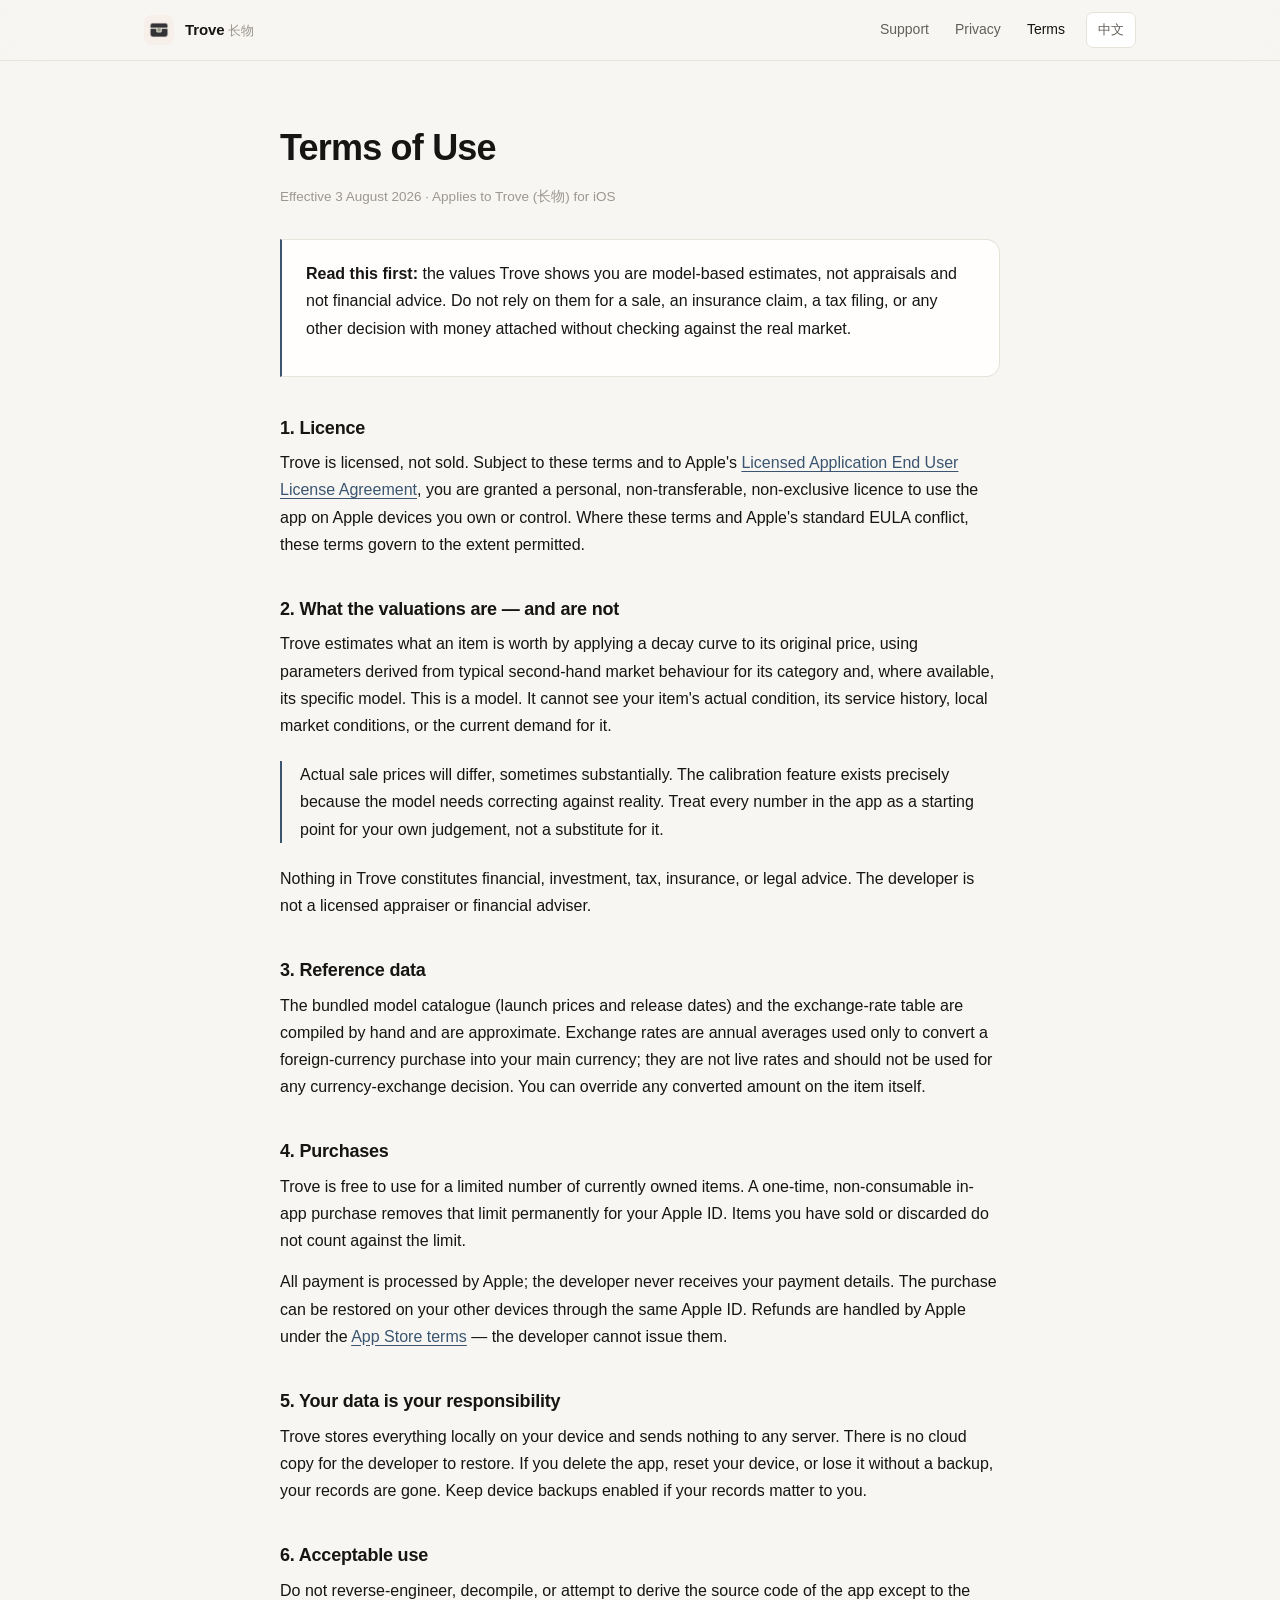
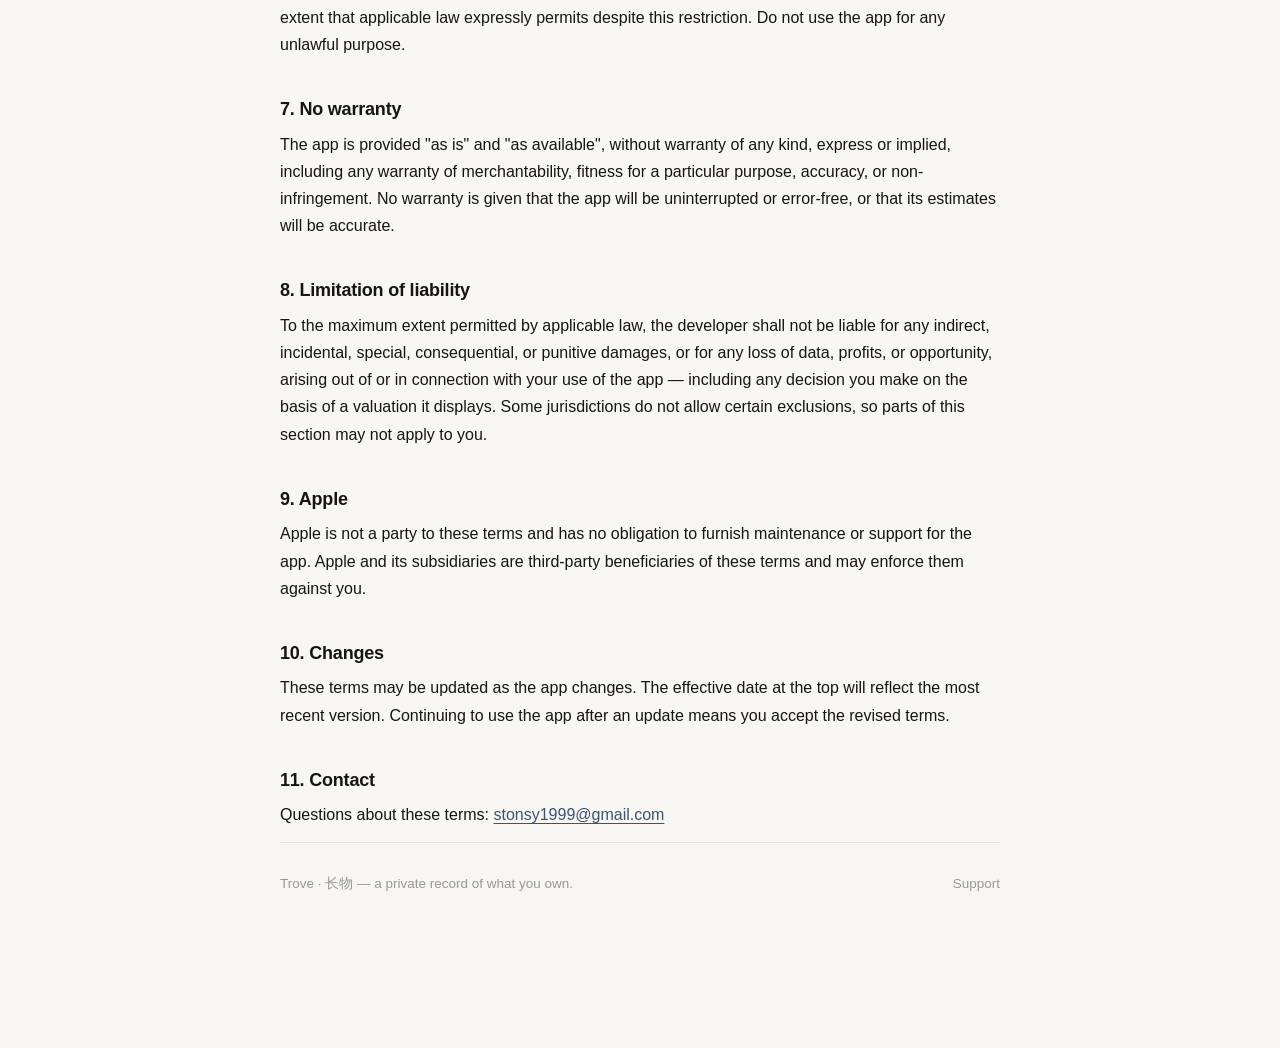
<file: terms.html>
<!doctype html>
<html data-lang="en">
<head>
<meta charset="utf-8">
<meta name="viewport" content="width=device-width, initial-scale=1">
<title>Terms of Use · Trove 长物</title>
<link rel="icon" href="assets/icon.png">
<link rel="stylesheet" href="assets/style.css">
<script src="assets/lang.js"></script>
</head>
<body>
<div class="top"><div class="wrap">
  <a class="brand" href="index.html">
    <img src="assets/icon.png" alt="">
    <span><b>Trove</b><i>长物</i></span>
  </a>
  <nav>
    <a href="support.html" lang="en">Support</a><a href="support.html" lang="zh">支持</a>
    <a href="privacy.html" lang="en">Privacy</a><a href="privacy.html" lang="zh">隐私</a>
    <a href="terms.html" aria-current="page" lang="en">Terms</a><a href="terms.html" aria-current="page" lang="zh">条款</a>
    <button id="lang">中文</button>
  </nav>
</div></div>

<div class="wrap narrow doc">

<h1 lang="en">Terms of Use</h1>
<h1 lang="zh">使用条款</h1>
<p class="meta" lang="en">Effective 3 August 2026 · Applies to Trove (长物) for iOS</p>
<p class="meta" lang="zh">生效日期 2026 年 8 月 3 日 · 适用于 iOS 版长物（Trove）</p>

<div class="summary">
  <p lang="en"><strong>Read this first:</strong> the values Trove shows you are model-based estimates, not appraisals and not financial advice. Do not rely on them for a sale, an insurance claim, a tax filing, or any other decision with money attached without checking against the real market.</p>
  <p lang="zh"><strong>请先读这段：</strong>长物给出的价值是模型推算的估计值，既不是专业评估，也不构成任何财务建议。在出售、保险理赔、报税或任何涉及金钱的决定上，请不要在没有核对真实市场行情的情况下依赖这些数字。</p>
</div>

<h2 lang="en">1. Licence</h2>
<h2 lang="zh">一、许可</h2>
<p lang="en">Trove is licensed, not sold. Subject to these terms and to Apple's <a href="https://www.apple.com/legal/internet-services/itunes/dev/stdeula/">Licensed Application End User License Agreement</a>, you are granted a personal, non-transferable, non-exclusive licence to use the app on Apple devices you own or control. Where these terms and Apple's standard EULA conflict, these terms govern to the extent permitted.</p>
<p lang="zh">长物是授权使用，而非出售。在遵守本条款以及苹果<a href="https://www.apple.com/legal/internet-services/itunes/dev/stdeula/">《授权应用最终用户许可协议》</a>的前提下，你获得一项个人的、不可转让的、非独占的许可，可在你拥有或控制的苹果设备上使用本 app。本条款与苹果标准 EULA 冲突时，在法律允许的范围内以本条款为准。</p>

<h2 lang="en">2. What the valuations are — and are not</h2>
<h2 lang="zh">二、关于估值：它是什么，不是什么</h2>
<p lang="en">Trove estimates what an item is worth by applying a decay curve to its original price, using parameters derived from typical second-hand market behaviour for its category and, where available, its specific model. This is a model. It cannot see your item's actual condition, its service history, local market conditions, or the current demand for it.</p>
<p lang="zh">长物的估值方式，是在物品原价上套用一条衰减曲线，参数来自该品类——以及在有数据时，该具体型号——在二手市场上的典型表现。这是一个模型。它无从获知这件物品的实际状况、维修历史、当地行情，也无从获知当下的供需。</p>
<div class="key">
  <p lang="en">Actual sale prices will differ, sometimes substantially. The calibration feature exists precisely because the model needs correcting against reality. Treat every number in the app as a starting point for your own judgement, not a substitute for it.</p>
  <p lang="zh">实际成交价会有出入，有时差得不少。校准功能之所以存在，正是因为模型需要拿现实来纠正。请把 app 里的每一个数字当成你自己判断的起点，而不是替代品。</p>
</div>
<p lang="en">Nothing in Trove constitutes financial, investment, tax, insurance, or legal advice. The developer is not a licensed appraiser or financial adviser.</p>
<p lang="zh">长物中的任何内容都不构成财务、投资、税务、保险或法律建议。开发者不是持牌评估师或财务顾问。</p>

<h2 lang="en">3. Reference data</h2>
<h2 lang="zh">三、参考数据</h2>
<p lang="en">The bundled model catalogue (launch prices and release dates) and the exchange-rate table are compiled by hand and are approximate. Exchange rates are annual averages used only to convert a foreign-currency purchase into your main currency; they are not live rates and should not be used for any currency-exchange decision. You can override any converted amount on the item itself.</p>
<p lang="zh">内置的型号目录（发售价与发售日期）和汇率表是人工整理的近似数据。汇率为年度均值，仅用于把外币买入价折算到你的主货币，不是实时汇率，也不应用于任何货币兑换决策。任何折算金额都可以在物品本身上直接修改。</p>

<h2 lang="en">4. Purchases</h2>
<h2 lang="zh">四、购买</h2>
<p lang="en">Trove is free to use for a limited number of currently owned items. A one-time, non-consumable in-app purchase removes that limit permanently for your Apple ID. Items you have sold or discarded do not count against the limit.</p>
<p lang="zh">长物可免费使用，但同时在持的物品数量有上限。一次性的非消耗型内购可为你的 Apple ID 永久解除该上限。已售出或已处置的物品不占用额度。</p>
<p lang="en">All payment is processed by Apple; the developer never receives your payment details. The purchase can be restored on your other devices through the same Apple ID. Refunds are handled by Apple under the <a href="https://www.apple.com/legal/internet-services/itunes/">App Store terms</a> — the developer cannot issue them.</p>
<p lang="zh">所有支付均由苹果处理，开发者不会收到你的支付信息。该购买可通过同一 Apple ID 在你的其他设备上恢复。退款依据<a href="https://www.apple.com/legal/internet-services/itunes/">App Store 条款</a>由苹果处理，开发者无法代为退款。</p>

<h2 lang="en">5. Your data is your responsibility</h2>
<h2 lang="zh">五、你的数据由你自己负责</h2>
<p lang="en">Trove stores everything locally on your device and sends nothing to any server. There is no cloud copy for the developer to restore. If you delete the app, reset your device, or lose it without a backup, your records are gone. Keep device backups enabled if your records matter to you.</p>
<p lang="zh">长物把一切都存在你设备本地，不向任何服务器发送数据。开发者这边没有云端副本可供恢复。如果你删除 app、重置设备，或者在没有备份的情况下丢失设备，你的记录就没有了。如果这些记录对你重要，请保持设备备份开启。</p>

<h2 lang="en">6. Acceptable use</h2>
<h2 lang="zh">六、可接受的使用</h2>
<p lang="en">Do not reverse-engineer, decompile, or attempt to derive the source code of the app except to the extent that applicable law expressly permits despite this restriction. Do not use the app for any unlawful purpose.</p>
<p lang="zh">除非适用法律在本限制之外明确允许，否则请不要对本 app 进行逆向工程、反编译或试图获取其源代码。请不要将本 app 用于任何非法目的。</p>

<h2 lang="en">7. No warranty</h2>
<h2 lang="zh">七、免责声明</h2>
<p lang="en">The app is provided "as is" and "as available", without warranty of any kind, express or implied, including any warranty of merchantability, fitness for a particular purpose, accuracy, or non-infringement. No warranty is given that the app will be uninterrupted or error-free, or that its estimates will be accurate.</p>
<p lang="zh">本 app 按「现状」和「现有」提供，不附带任何明示或默示的保证，包括但不限于适销性、特定用途适用性、准确性或不侵权的保证。不保证 app 运行不中断、无错误，也不保证其估算结果准确。</p>

<h2 lang="en">8. Limitation of liability</h2>
<h2 lang="zh">八、责任限制</h2>
<p lang="en">To the maximum extent permitted by applicable law, the developer shall not be liable for any indirect, incidental, special, consequential, or punitive damages, or for any loss of data, profits, or opportunity, arising out of or in connection with your use of the app — including any decision you make on the basis of a valuation it displays. Some jurisdictions do not allow certain exclusions, so parts of this section may not apply to you.</p>
<p lang="zh">在适用法律允许的最大范围内，开发者不对因使用本 app 而产生或与之相关的任何间接、偶然、特殊、后果性或惩罚性损害，或任何数据、利润、机会的损失承担责任——包括你基于 app 显示的估值所做的任何决定。部分法域不允许某些免责条款，因此本节的部分内容可能对你不适用。</p>

<h2 lang="en">9. Apple</h2>
<h2 lang="zh">九、关于苹果</h2>
<p lang="en">Apple is not a party to these terms and has no obligation to furnish maintenance or support for the app. Apple and its subsidiaries are third-party beneficiaries of these terms and may enforce them against you.</p>
<p lang="zh">苹果不是本条款的一方，也没有义务为本 app 提供维护或支持。苹果及其子公司是本条款的第三方受益人，有权对你执行本条款。</p>

<h2 lang="en">10. Changes</h2>
<h2 lang="zh">十、条款变更</h2>
<p lang="en">These terms may be updated as the app changes. The effective date at the top will reflect the most recent version. Continuing to use the app after an update means you accept the revised terms.</p>
<p lang="zh">本条款可能随 app 的变化而更新，顶部的生效日期反映最新版本。更新后继续使用本 app，即表示你接受修订后的条款。</p>

<h2 lang="en">11. Contact</h2>
<h2 lang="zh">十一、联系方式</h2>
<p lang="en">Questions about these terms: <a href="mailto:stonsy1999@gmail.com">stonsy1999@gmail.com</a></p>
<p lang="zh">对本条款有疑问：<a href="mailto:stonsy1999@gmail.com">stonsy1999@gmail.com</a></p>

<footer>
  <span lang="en">Trove · 长物 — a private record of what you own.</span>
  <span lang="zh">长物 · Trove — 一份只属于你自己的物品账。</span>
  <span><a href="support.html" lang="en">Support</a><a href="support.html" lang="zh">支持</a></span>
</footer>

</div>
</body>
</html>
</file>
<file: assets/style.css>
:root {
  --bg: #f7f6f3;
  --raise: #fffefc;
  --card: #ffffff;
  --text: #161513;
  --secondary: #63605a;
  --tertiary: #9c978f;
  --hairline: #e7e3db;
  --accent: #3b5570;
  --accent-soft: #eaeef3;
  --shadow: 0 1px 2px rgba(28, 27, 25, .04), 0 12px 32px -12px rgba(28, 27, 25, .12);
  --bezel: #2a2c30;
}

@media (prefers-color-scheme: dark) {
  :root {
    --bg: #101113;
    --raise: #17191b;
    --card: #1d1f22;
    --text: #f2f3f5;
    --secondary: #9aa0a8;
    --tertiary: #6e747c;
    --hairline: #2a2d31;
    --accent: #93aecb;
    --accent-soft: #1b2530;
    --shadow: 0 12px 40px -16px rgba(0, 0, 0, .6);
    --bezel: #08090a;
  }
}

* { box-sizing: border-box; }

html { scroll-behavior: smooth; }

body {
  margin: 0;
  background: var(--bg);
  color: var(--text);
  font: 16px/1.7 -apple-system, BlinkMacSystemFont, "Segoe UI", "PingFang SC",
        "Hiragino Sans GB", "Microsoft YaHei", sans-serif;
  -webkit-font-smoothing: antialiased;
  -webkit-text-size-adjust: 100%;
}

.wrap { max-width: 1040px; margin: 0 auto; padding: 0 24px; }
.narrow { max-width: 720px; }

/* ── 顶栏 ───────────────────────────────── */
.top {
  position: sticky; top: 0; z-index: 20;
  background: color-mix(in srgb, var(--bg) 82%, transparent);
  backdrop-filter: saturate(180%) blur(20px);
  -webkit-backdrop-filter: saturate(180%) blur(20px);
  border-bottom: 0.5px solid var(--hairline);
}
.top .wrap {
  display: flex; align-items: center; justify-content: space-between;
  gap: 20px; height: 60px;
}
.brand { display: flex; align-items: center; gap: 11px; text-decoration: none; color: inherit; }
.brand img { width: 30px; height: 30px; border-radius: 7.5px; display: block; }
.brand b { font-weight: 550; font-size: 15px; letter-spacing: -0.1px; }
.brand i { font-style: normal; color: var(--tertiary); font-size: 13px; margin-left: 3px; }

nav { display: flex; align-items: center; gap: 4px; }
nav a {
  color: var(--secondary); text-decoration: none; font-size: 14px;
  padding: 6px 11px; border-radius: 7px;
}
nav a:hover { color: var(--text); background: var(--card); }
nav a[aria-current] { color: var(--text); }

#lang {
  margin-left: 6px;
  border: 0.5px solid var(--hairline); background: var(--card); color: var(--secondary);
  border-radius: 7px; padding: 6px 11px; font: inherit; font-size: 13px; cursor: pointer;
}
#lang:hover { color: var(--text); border-color: var(--tertiary); }

/* ── 首屏 ───────────────────────────────── */
.hero { padding: 76px 0 0; text-align: center; }
.hero-icon {
  width: 76px; height: 76px; border-radius: 18px;
  box-shadow: var(--shadow); margin: 0 auto 26px; display: block;
}
.hero h1 {
  font-size: clamp(31px, 5.2vw, 50px);
  line-height: 1.14; font-weight: 560; letter-spacing: -1.1px;
  margin: 0 auto 18px; max-width: 15em;
}
.hero .lead {
  color: var(--secondary); font-size: clamp(15px, 1.9vw, 18px);
  max-width: 32em; margin: 0 auto; line-height: 1.65;
}

/* ── 手机外框 ───────────────────────────── */
.phone {
  background: var(--bezel);
  border-radius: 34px;
  padding: 7px;
  box-shadow: var(--shadow);
  width: 250px; flex: none;
}
.phone img { display: block; width: 100%; border-radius: 27px; }
.phone.lg { width: 286px; border-radius: 38px; padding: 8px; }
.phone.lg img { border-radius: 31px; }

.hero-stage {
  margin-top: 52px;
  display: flex; justify-content: center; align-items: flex-end; gap: 26px;
  padding-bottom: 8px;
}
.hero-stage .side { transform: translateY(22px) scale(.9); opacity: .82; }
@media (max-width: 720px) { .hero-stage .side { display: none; } }

/* ── 分节 ───────────────────────────────── */
section { padding: 84px 0; }
.rule { border-top: 0.5px solid var(--hairline); }

.eyebrow {
  font-size: 12px; letter-spacing: .09em; text-transform: uppercase;
  color: var(--accent); font-weight: 550; margin: 0 0 12px;
}
h2 { font-size: clamp(23px, 3vw, 31px); line-height: 1.25; font-weight: 550; letter-spacing: -0.6px; margin: 0 0 14px; }
h3 { font-size: 16px; font-weight: 550; margin: 0 0 6px; letter-spacing: -0.1px; }
p { margin: 0 0 14px; }
.muted { color: var(--secondary); }

/* 图文交替 */
.feature {
  display: grid; grid-template-columns: 1fr 250px; gap: 64px; align-items: center;
  padding: 62px 0;
}
.feature + .feature { border-top: 0.5px solid var(--hairline); }
.feature.flip { grid-template-columns: 250px 1fr; }
.feature.flip .copy { order: 2; }
.feature .shot { display: flex; justify-content: center; }
@media (max-width: 820px) {
  .feature, .feature.flip { grid-template-columns: 1fr; gap: 36px; }
  .feature.flip .copy { order: 0; }
  .feature .phone { margin: 0 auto; }
}

/* 数字强调 */
.figure {
  font-size: clamp(30px, 4.4vw, 42px); font-weight: 560; letter-spacing: -1px;
  line-height: 1.1; margin: 0 0 8px;
}
.figure.neg { color: #b5563f; }
@media (prefers-color-scheme: dark) { .figure.neg { color: #e88b7d; } }

/* ── 卡片 / 网格 ────────────────────────── */
.grid { display: grid; grid-template-columns: repeat(auto-fit, minmax(230px, 1fr)); gap: 14px; }
.card {
  background: var(--card); border: 0.5px solid var(--hairline);
  border-radius: 14px; padding: 20px 22px;
}
.card p:last-child { margin-bottom: 0; }

.band {
  background: var(--accent-soft);
  border-radius: 18px; padding: 40px clamp(22px, 4vw, 48px);
}
.band h2 { margin-bottom: 10px; }

/* ── 文档页 ─────────────────────────────── */
.doc { padding: 56px 0 96px; }
.doc h1 { font-size: clamp(27px, 3.6vw, 36px); font-weight: 550; letter-spacing: -0.8px; margin: 0 0 8px; }
.doc h2 { font-size: 18px; margin: 40px 0 10px; letter-spacing: -0.2px; }
.doc h3 { margin-top: 26px; }
.doc p, .doc li { color: var(--text); }
.doc .meta { color: var(--tertiary); font-size: 13.5px; margin: 0 0 30px; }
.doc ul { padding-left: 20px; }
.doc li { margin: 7px 0; }

.summary {
  background: var(--raise); border: 0.5px solid var(--hairline);
  border-left: 2px solid var(--accent);
  border-radius: 0 14px 14px 0; padding: 20px 24px; margin: 0 0 8px;
}
.key { border-left: 2px solid var(--accent); padding-left: 18px; margin: 22px 0; color: var(--secondary); }

table { width: 100%; border-collapse: collapse; font-size: 14.5px; margin: 18px 0; }
th, td { text-align: left; padding: 11px 10px; border-bottom: 0.5px solid var(--hairline); vertical-align: top; }
th { color: var(--tertiary); font-weight: 500; font-size: 13px; }

code {
  font-family: ui-monospace, SFMono-Regular, Menlo, monospace; font-size: .88em;
  background: var(--bg); border: 0.5px solid var(--hairline); border-radius: 5px; padding: 1px 6px;
}

a { color: var(--accent); text-underline-offset: 3px; }

.mail {
  display: inline-block; margin-top: 4px;
  font-size: clamp(17px, 2.4vw, 22px); font-weight: 500; letter-spacing: -0.3px;
  text-decoration: none;
}
.mail:hover { text-decoration: underline; }

footer {
  border-top: 0.5px solid var(--hairline);
  padding: 30px 0 56px; color: var(--tertiary); font-size: 13.5px;
  display: flex; justify-content: space-between; gap: 16px; flex-wrap: wrap;
}
footer a { color: var(--tertiary); text-decoration: none; }
footer a:hover { color: var(--text); }

/* ── 双语显隐 ───────────────────────────── */
[lang] { display: none; }
html[data-lang="zh"] [lang="zh"] { display: revert; }
html[data-lang="en"] [lang="en"] { display: revert; }
html[data-lang="zh"] nav a[lang="zh"],
html[data-lang="en"] nav a[lang="en"] { display: block; }
</file>
